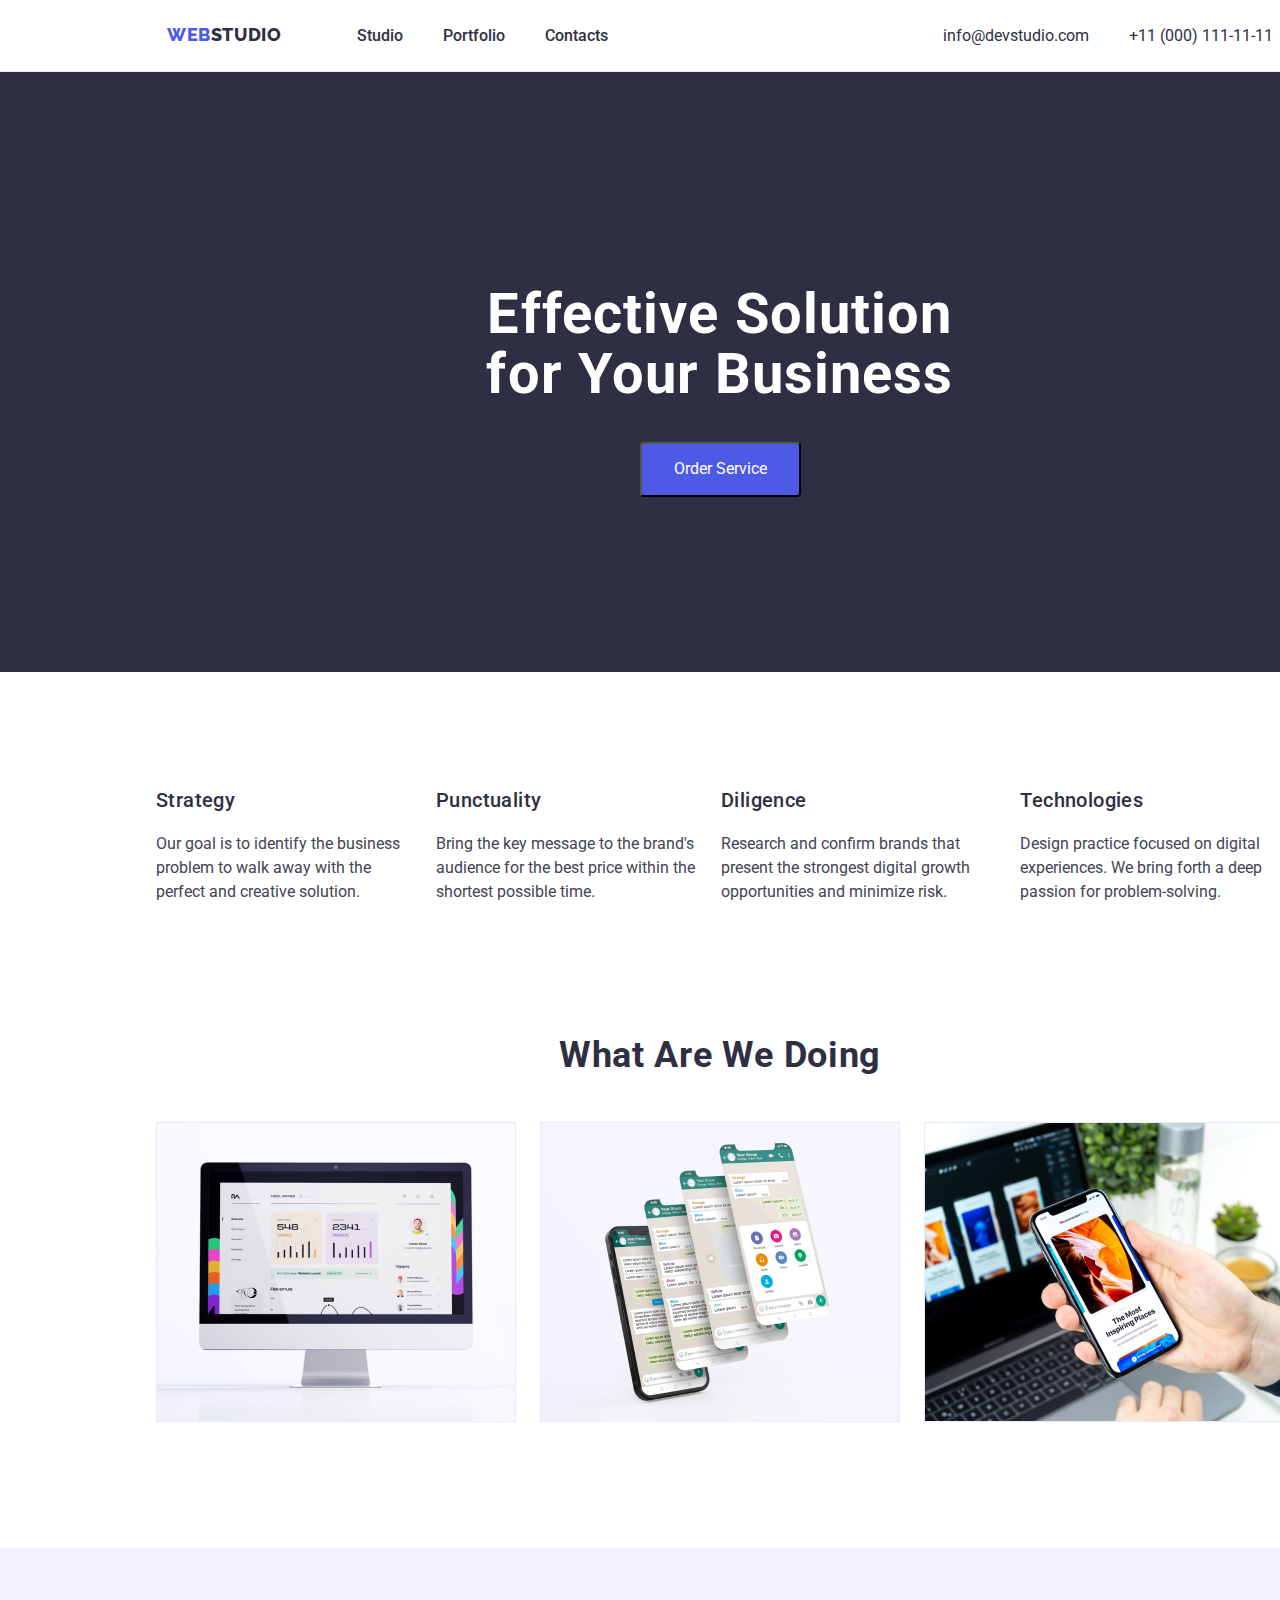
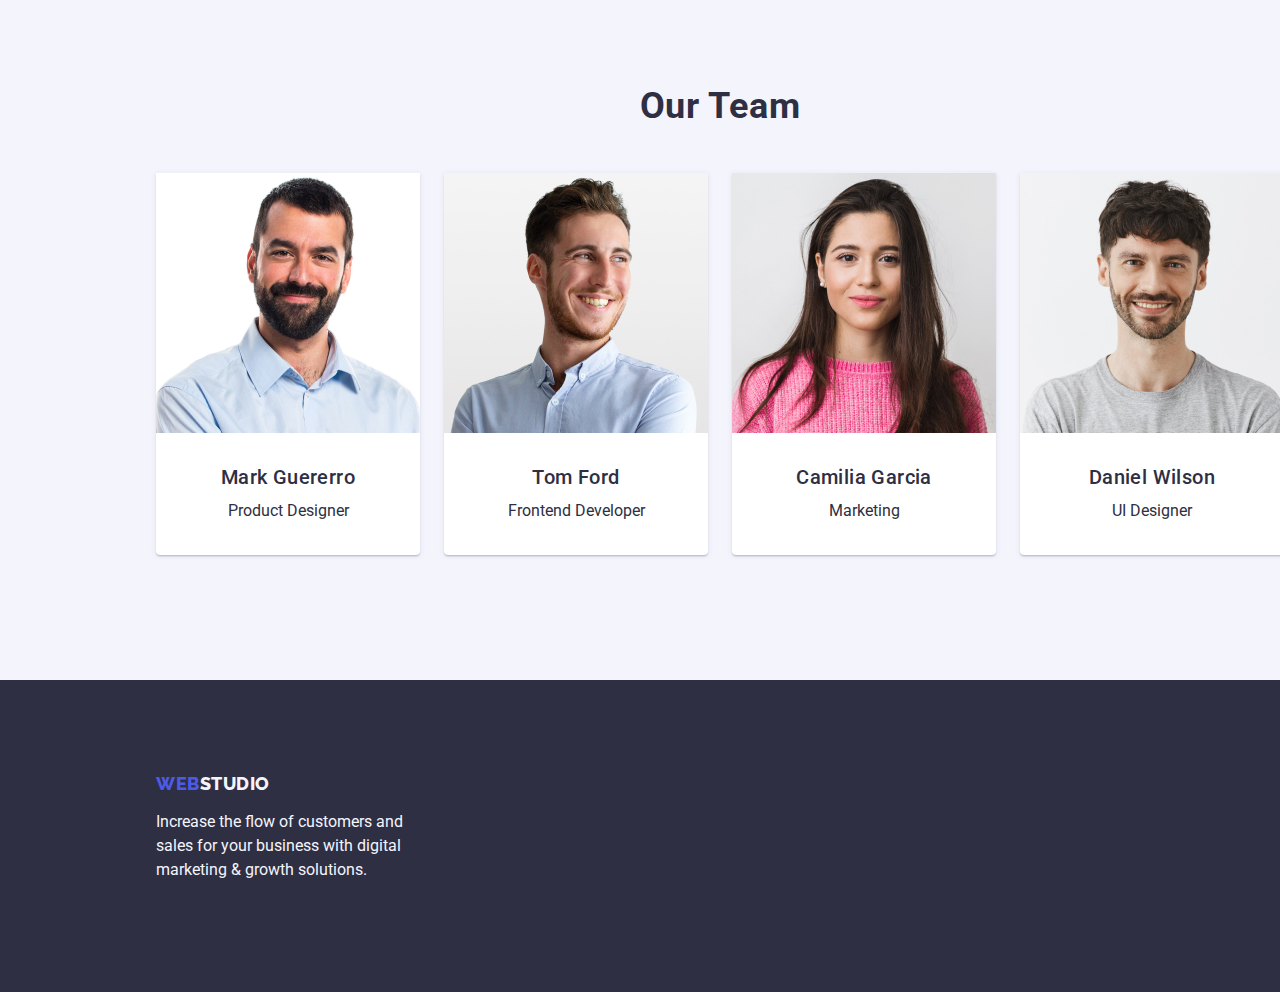
<file: index.html>
<!DOCTYPE html>
<html lang="en">
<head>
    <meta charset="UTF-8">
    <meta name="viewport" content="width=device-width, initial-scale=1.0">
    <title>Home Work 2</title>
    <link rel="stylesheet" href="https://cdnjs.cloudflare.com/ajax/libs/modern-normalize/1.0.0/modern-normalize.min.css" > 
    <link rel="stylesheet" href="./css/styles.css">
    <link rel="preconnect" href="https://fonts.googleapis.com">
    <link rel="preconnect" href="https://fonts.gstatic.com" crossorigin>
    <link href="https://fonts.googleapis.com/css2?family=Raleway:wght@800&family=Roboto:wght@400;500;700;900&display=swap"
    rel="stylesheet">
</head>
<body>
    <header class="header">
        <div class="header-box">
        <a href="webstudio" class="logo" id="logo-id"><span>WEB</span>STUDIO</a>
        <ul class="nav-list list">
            <li><a href="index.html" class="nav-link link">Studio</a></li>
            <li><a href="portfolio.html" class="nav-link link">Portfolio</a></li>
            <li><a href="contacts" class="nav-link link">Contacts</a></li>
        </ul>
        </div>
        <ul class="contact-list list">
            <li>
                <a href="mailto:info@devstudio.com" class="contact-link link">info@devstudio.com</a>
            </li>
            <li>
                <a href="tel:+110001111111" class="contact-link link">+11 (000) 111-11-11</a>
            </li>
        </ul>
    </header>
    <main class="main">
        <div class="hero">
        <h1>Effective Solution<br>for Your Business</h1>
        <button type="button" class="order-button button">Order Service</button>
        </div>
        <section class="service">
            <ul class="service-features list">
                <li>
                    <h3>Strategy</h3>
                    <p>Our goal is to identify the business problem to walk away with the perfect and creative solution.</p>
                </li>
                <li>
                    <h3>Punctuality</h3>
                    <p>Bring the key message to the brand's audience for the best price within the shortest possible time.</p>
                </li>
                <li>
                    <h3>Diligence</h3>
                    <p>Research and confirm brands that present the strongest digital growth opportunities and minimize risk.</p>
                </li>
                <li>
                    <h3>Technologies</h3>
                    <p>Design practice focused on digital experiences. We bring forth a deep passion for problem-solving.</p>
                </li>
            </ul>
        </section>
        <section class="platform">
            <h2>What are we doing</h2>
            <ul class="platform-types list">
                <li><img src="images/image1.jpg" alt="desktop image" height="300" width="360" class="pics"></li>
                <li><img src="images/image2.jpg" alt="mobile image" height="300" width="360" class="pics"></li>
                <li><img src="images/image3.jpg" alt="tablet image" height="300" width="360" class="pics"></li>
            </ul>
        </section>
        <section class="team">
            <h2>Our Team</h2>
            <ul class="team-members list">
            <li class="team-card">   
                <img src="images/mark.jpg" alt="Photo of Product Designer" class="pics" height="260" width="264">
                <h3>Mark Guererro</h3>
                <p>Product Designer</p>
            </li>
            <li class="team-card">
                <img src="images/tom.jpg" alt="Photo of Frontend Developer" class="pics" height="260" width="264">
                <h3>Tom Ford</h3>
                <p>Frontend Developer</p>
            </li>
            <li class="team-card">
                <img src="images/camilia.jpg" alt="Photo of Marketing" class="pics" height="260" width="264">
                <h3>Camilia Garcia</h3>
                <p>Marketing</p>
            </li>
            <li class="team-card">
                <img src="images/daniel.jpg" alt="Photo of UI Designer" class="pics" height="260" width="264">
                <h3>Daniel Wilson</h3>
                <p>UI Designer</p>
            </li>
            </ul>
        </section>
    </main>
    <footer class="footer">
        <a href="webstudio" class="logo" id="logo-footer"><span>WEB</span>STUDIO</a>
        <p>Increase the flow of customers and sales for your business with digital marketing & growth solutions.</p>
    </footer>
</body>
</html>
</file>
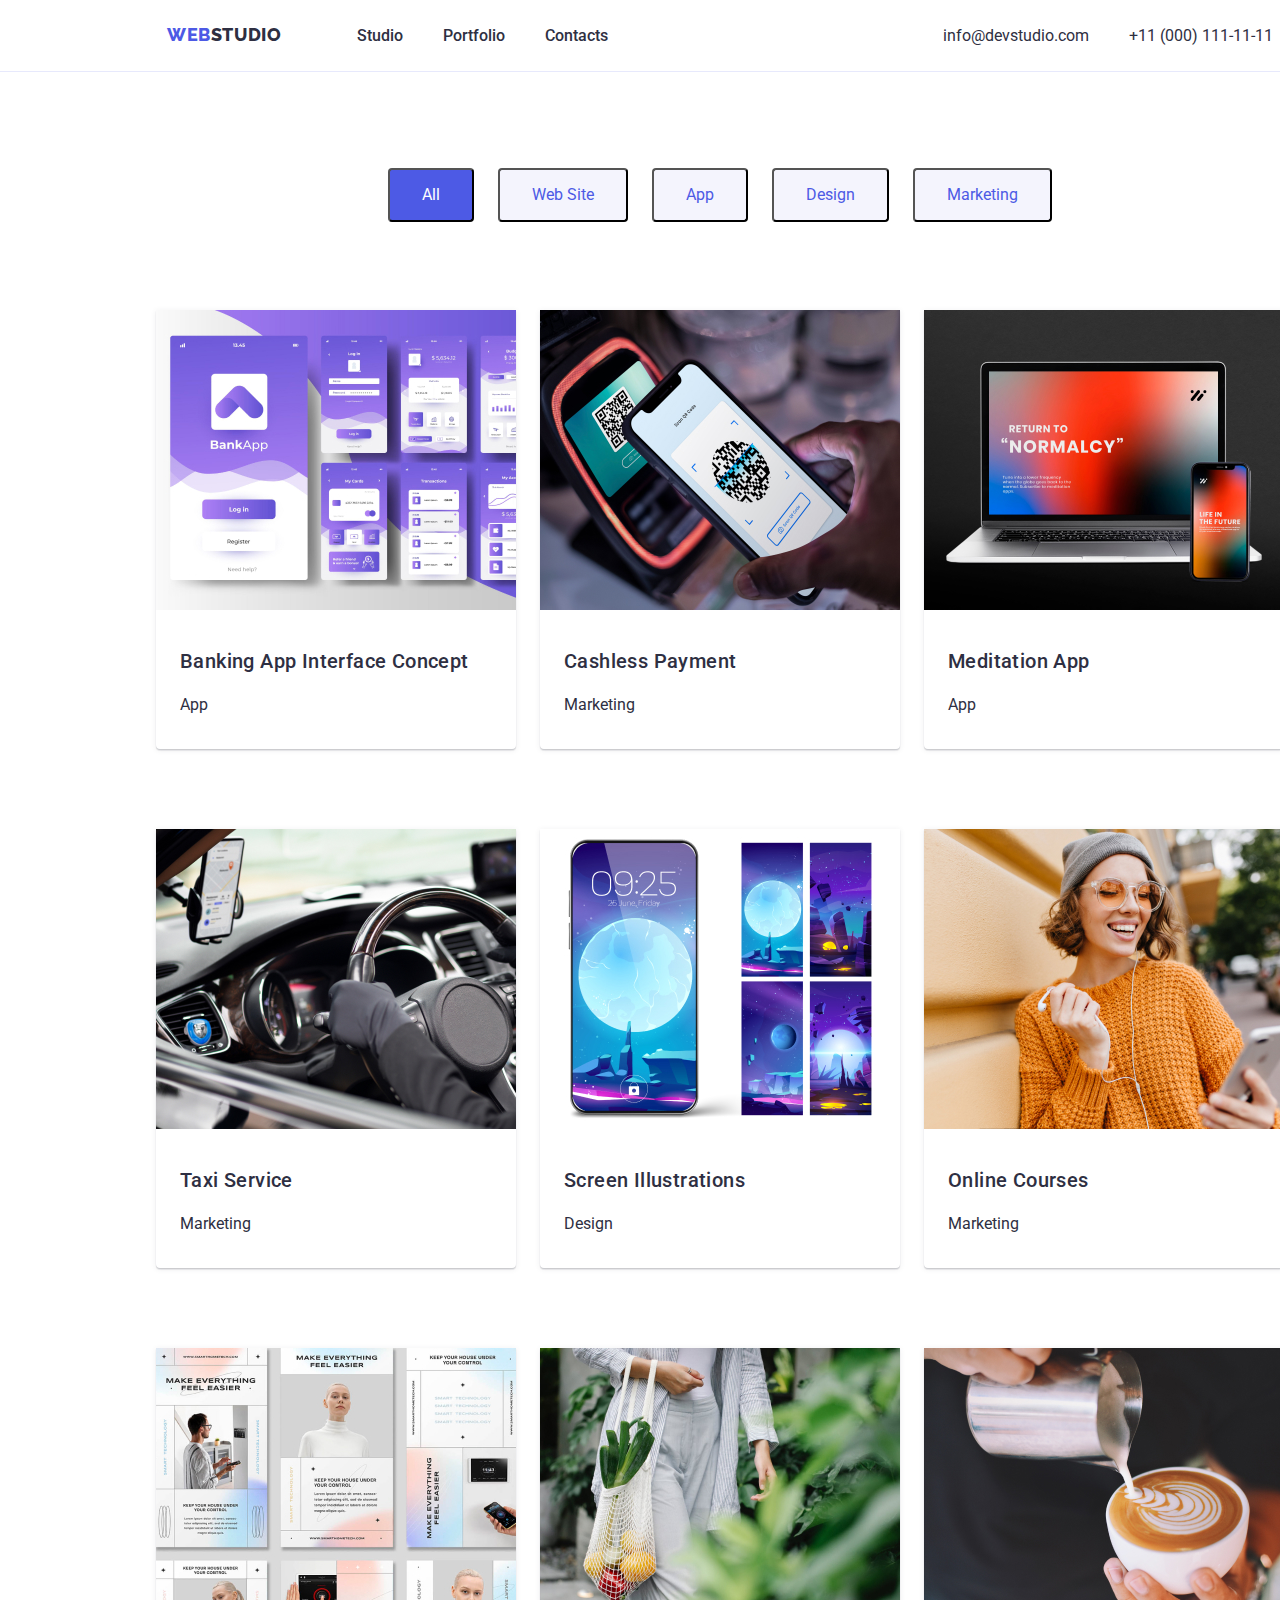
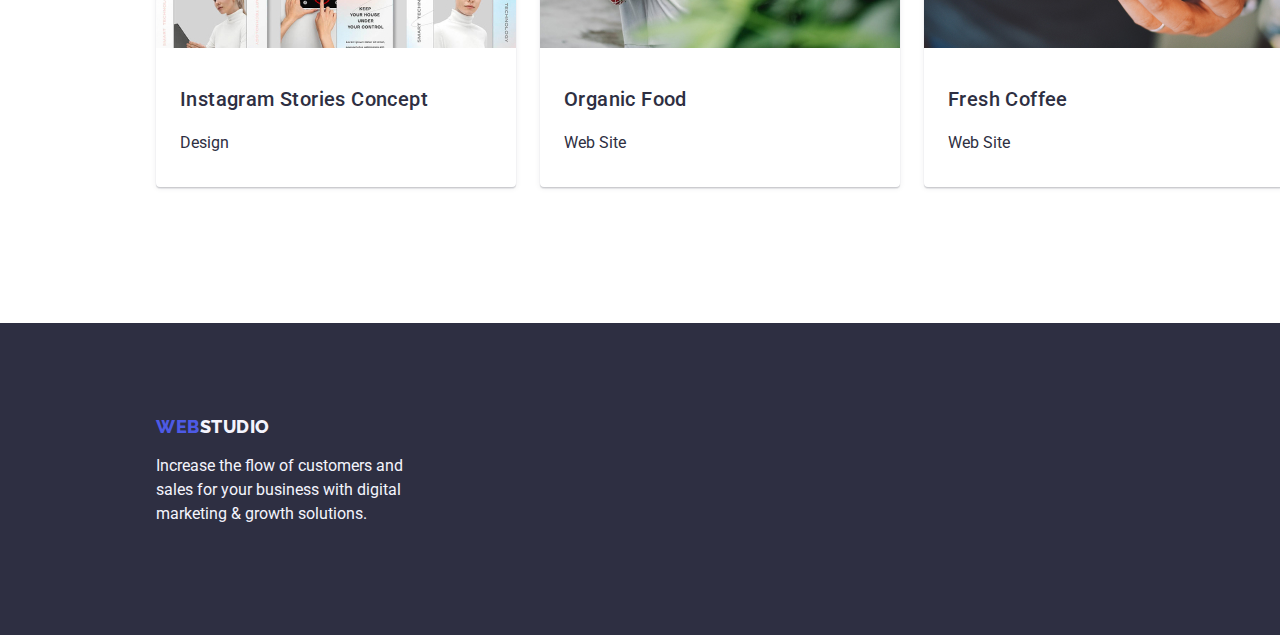
<file: portfolio.html>
<!DOCTYPE html>
<html lang="en">
<head>
    <meta charset="UTF-8">
    <meta name="viewport" content="width=device-width, initial-scale=1.0">
    <title>Home Work 2 Portfolio</title>
    <link rel="stylesheet" href="https://cdnjs.cloudflare.com/ajax/libs/modern-normalize/1.0.0/modern-normalize.min.css" >
    <link rel="stylesheet" href="./css/styles.css">
    <link rel="preconnect" href="https://fonts.googleapis.com">
    <link rel="preconnect" href="https://fonts.gstatic.com" crossorigin>
    <link href="https://fonts.googleapis.com/css2?family=Raleway:wght@800&family=Roboto:wght@400;500;700;900&display=swap"
        rel="stylesheet">
</head>
<body>
    <header class="header">
        <div class="header-box">
        <a href="webstudio" class="logo" id="logo-id"><span>WEB</span>STUDIO</a>
        <!-- <nav> -->
        <ul class="nav-list list">
            <li><a href="index.html" class="nav-link link">Studio</a></li>
            <li><a href="portfolio.html" class="nav-link link">Portfolio</a></li>
            <li><a href="contacts" class="nav-link link">Contacts</a></li>
        </ul>
        </div>
        <!-- </nav> -->
        <!-- <div class="contact"> -->
        <ul class="contact-list list">
            <li><a href="mailto:info@devstudio.com" class="contact-link link">info@devstudio.com</a></li>
            <li><a href="tel:+110001111111" class="contact-link link">+11 (000) 111-11-11</a></li>
        </ul>
        <!-- </div> -->
    </header>
    <main>
        <section class="section-filter section">
            <ul class="filter list">
                <li>
                    <button type="button" class="filter-button-all button">All</button>
                </li>
                <li>
                    <button type="button" class="filter-button button">Web Site</button>
                </li>
                <li>
                    <button type="button" class="filter-button button">App</button>
                </li>
                <li>
                    <button type="button" class="filter-button button">Design</button>
                </li>
                <li>
                    <button type="button" class="filter-button button">Marketing</button>
                </li>
            </ul>
        </section>
        <section class="section-one section">
            <ul class="section-list list">
                <li class="section-card">
                    <img src="images/banking.jpg" alt="Banking App Interface Concept" height="300" width="360">                   <h3>Banking App Interface Concept</h3>
                    <p>App</p>
                </li>
                <li class="section-card">
                    <img src="images/cashless.jpg" alt="Cashless Payment" height="300" width="360">
                    <h3>Cashless Payment</h3>
                    <p>Marketing</p>
                </li>
                <li class="section-card">
                    <img src="images/mediation.jpg" alt="Meditation App" height="300" width="360">
                    <h3>Meditation App</h3>
                    <p>App</p>
                </li>
            </ul>
        </section>
        <section class="section-two section">
            <ul class="section-list list">
                <li class="section-card">
                    <img src="images/taxi.jpg" alt="Taxi Service" height="300" width="360">
                    <h3>Taxi Service</h3>
                    <p>Marketing</p>
                </li>
                <li class="section-card">
                    <img src="images/screen.jpg" alt="Screen Illustrations" height="300" width="360">
                    <h3>Screen Illustrations</h3>
                    <p>Design</p>
                </li>
                <li class="section-card">
                    <img src="images/online.jpg" alt="Online Courses" height="300" width="360">
                    <h3>Online Courses</h3>
                    <p>Marketing</p>
                </li>
            </ul>
        </section>
        <section class="section-three section">
            <ul class="section-list list">
                <li class="section-card">
                    <img src="images/instagram.jpg" alt="Instagram Stories Concept" height="300" width="360">
                    <h3>Instagram Stories Concept</h3>
                    <p>Design</p>
                </li>
                <li class="section-card">
                    <img src="images/organic.jpg" alt="Organic Food" height="300" width="360">
                    <h3>Organic Food</h3>
                    <p>Web Site</p>
                </li>
                <li class="section-card">
                    <img src="images/fresh.jpg" alt="Fresh Coffee" height="300" width="360">
                    <h3>Fresh Coffee</h3>
                    <p>Web Site</p>
                </li>
            </ul>
        </section>
    </main>
    <footer class="footer">
        <a href="webstudio" class="logo" id="logo-footer"><span>WEB</span>STUDIO</a>
        <p>Increase the flow of customers and<br>sales for your business with digital<br>marketing & growth solutions.</p>
    </footer>
</body>
</html>
</file>
<file: css/styles.css>
:root {
    --CORNFLOWER: #E7E9FC;      /*Accent*/
    --WHITE: #FFF;              /*White background*/
    --SLATE: #434455;           /*Text*/
    --LIGHT-SLATE: #8E8F99;     /*Subtle text*/
    --NAVY-BLUE: #2E2F42;       /*Dark*/
    --IRIS: #4D5AE5;            /*Primary brand*/
    --CLOUD: #F4F4FD;           /*Light*/
    --OCEAN: #404BBF;           /*Pressed state*/
    --GREEN: #31D0AA;           /*Success*/
    --DAIRY: #FCFCFC;           /*Modal background*/
}

body {
    font-family: 'Roboto', sans-serif;
    color: var(--NAVY-BLUE);
    font-size: 16px;
    font-style: normal;
    font-weight: 400;
    line-height: 24px;
    letter-spacing: 2%;
    box-sizing: border-box;
    width: 1440px;
    /* height: 2592px; */
    background-color: var(--WHITE);
}

.list {
    list-style: none;
    padding-left: 0;
}

h2 {
    font-size: 36px;
    font-weight: 700;
    line-height: 111.111%;
    letter-spacing: 0.72px;
    text-transform: capitalize;
}

h3 {
    font-size: 20px;
    font-weight: 500;
    line-height: 120%;
    letter-spacing: 0.4px;
}

/*Header or top section*/
.header {
    box-sizing: border-box;
    /* width: 1440px; */
    height: 72px;
    flex-shrink: 0;
    display: flex;
    justify-content: space-around;
    align-items: center;
    border-bottom: 1px solid var(--CORNFLOWER);
    background-color: var(--WHITE);
}

/*header-box - means to group logo and navigation, needed if want the group to be on top left*/    
.header-box{
    box-sizing: border-box;
    display: flex;
    justify-content: space-between;
    align-items: center;
    gap: 76px;
}

/*Logo*/
.logo {
    font-family: Raleway;
    font-style: normal;
    font-size: 18px;
    font-weight: 800;
    line-height: 116.667%;
    text-decoration: none;
    letter-spacing: 0.54px;
    text-transform: uppercase;
    /* height: 24px; */
}

.logo span {
    color: var(--IRIS);
}

#logo-id {
    color: var(--NAVY-BLUE);
}

#logo-footer {
    color: var(--CLOUD);
}

/*Navigation - part of top section*/
.nav-list {
    display: flex;
    /* justify-content: space-between; */
    gap: 40px;
    color: var(--NAVY-BLUE);
    font-weight: 500;
}

/*contact-list - part of top section*/
.contact-list {
    display: flex;
    /* justify-content: space-between; */
    gap: 40px;
    color: var(--SLATE);
}

.link {
    text-decoration: none;
    color: var(--NAVY-BLUE);
    /* display: block; */
}

.link:hover,
.link:focus {
    color: var(--OCEAN);
}

/*Hero section*/
.hero {
    box-sizing: border-box;
    height: 600px;
    flex-shrink: 0;
    display: flex;
    flex-direction: column;
    justify-content: center;
    align-items: center;
    background-color: var(--NAVY-BLUE);
    color: var(--WHITE);
    
}

.hero h1 {
    width: 496px;
    text-align: center;
    font-size: 56px;
    font-style: normal;
    font-weight: 700;
    line-height: 107.143%;
    letter-spacing: 1.12px;
}

.button {
    display: inline-flex;
    padding: 16px 32px;
    align-items: flex-start;
    gap: 10px;
    border-radius: 4px;
    background-color: var(--IRIS);
    /* box-shadow: 0px 4px 4px 0px rgba(0, 0, 0, 0.15); */
    color: var(--WHITE);
}

.button:hover,
.button:focus {
    background-color: var(--OCEAN);
    border-radius: 4px;
    box-shadow: 0px 4px 4px 0px rgba(0, 0, 0, 0.15);
    cursor: pointer;
}

/*Service section or section 1*/
.service {
    box-sizing: border-box;
    width: 1128px;
    height: 344px;
    flex-shrink: 0;
    justify-content: center;
    align-items: center;
    /* padding-top: 60px; */
    margin: 0px 156px;
    display: flex;
}

.service-features {
    display: flex;
    gap: 24px;
}

.service-features p {
    color: var(--SLATE);
}

/*Platform section or section 2*/
.platform {
    box-sizing: border-box;
    width: 1128px;
    height: 412px;
    flex-shrink: 0;
    margin-left: 156px;
    margin-right: 156px;
    margin-bottom: 120px;
    display: flex;
    flex-direction: column;
    justify-content: center;
    align-items: center;
}

.platform-types {
    display: flex;
    gap: 24px;

}

.pics {
    display: block;
}

/*Team section or Section 3*/
.team {
    box-sizing: border-box;
    width: 1440px;
    height: 732px;
    flex-shrink: 0;
    background-color: var(--CLOUD);
    display: flex;
    flex-direction: column;
    justify-content: center;
    align-items: center;
}

.team-members {
    display: flex;
    gap: 24px;
    text-align: center;
}

.team-card {
    box-sizing: border-box;
    margin: 0 auto;
    background-color: var(--WHITE);
    display: inline-block;
    border-radius: 0px 0px 4px 4px;
    box-shadow: 0px 2px 1px 0px rgba(46, 47, 66, 0.08), 
                0px 1px 1px 0px rgba(46, 47, 66, 0.16), 
                0px 1px 6px 0px rgba(46, 47, 66, 0.08);
}
.team-card p {
    padding: 0;
    margin-top: 0px;
    margin-bottom: 32px;
}

.team-card h3{
    margin-top: 32px;
    margin-bottom: 10px;
    padding: 0;
}

.footer {
    display: flex;
    flex-direction: column;
    justify-content:center;
    background-color: var(--NAVY-BLUE);
    color: var(--CLOUD);
    height: 312px;
    padding-left: 156px;;

}

.footer p {
    width: 264px;;
}

/*Portfolio*/

.section {
    box-sizing: border-box;
    /* width: 1440px; */
    /* height: 732px; */
    flex-shrink: 0;
    background-color: var(--WHITE);
    display: flex;
    justify-content:space-evenly;
    align-items: center;
}

.section-card {
    box-sizing: border-box;
    margin: 0 auto;
    background-color: var(--WHITE);
    display: inline-block;
    gap: 20px;
    border-radius: 0px 0px 4px 4px;
    box-shadow: 0px 2px 1px 0px rgba(46, 47, 66, 0.08),
            0px 1px 1px 0px rgba(46, 47, 66, 0.16),
            0px 1px 6px 0px rgba(46, 47, 66, 0.08);
}

.section-card h3 {
    margin-top: 32px;
    margin-left: 24px;
}

.section-card p {
    margin-left: 24px;
    margin-bottom: 32px;
}

.section-list {
    display: flex;
    gap: 24px;
}

.filter {
    display: flex;
    gap: 24px;
    justify-content: center;
    width: auto 586px;
    height: auto 48px;
    margin-top: 96px;
    margin-bottom: 72px;
    background-color: var(--WHITE);
}

.filter-button {
    background-color: var(--CLOUD);
    /* box-shadow: 0px 4px 4px 0px rgba(255, 255, 255, 0.5); */
    color: var(--IRIS);
}

.filter-button:hover,
.filter-button:focus {
    background-color: var(--CORNFLOWER);
    border-radius: 4px;
    /* box-shadow: 0px 4px 4px 0px rgba(255, 255, 255, 0.75); */
    cursor: pointer;
}

.section-one {
    box-sizing: border-box;
    display: flex;
    gap: 24px;
    justify-content: center;
    width: auto 1128px;
    height: auto 420px;
    margin: 0 156px 48px;
}

.section-two {
    box-sizing: border-box;
    display: flex;
    gap: 24px;
    justify-content: center;
    width: auto 1128px;
    height: auto 420px;
    margin: 0 156px 48px;
}

.section-three {
    box-sizing: border-box;
    display: flex;
    gap: 24px;
    justify-content: center;
    width: auto 1128px;
    height: auto 420px;
    margin: 0 156px 120px;
}
</file>
